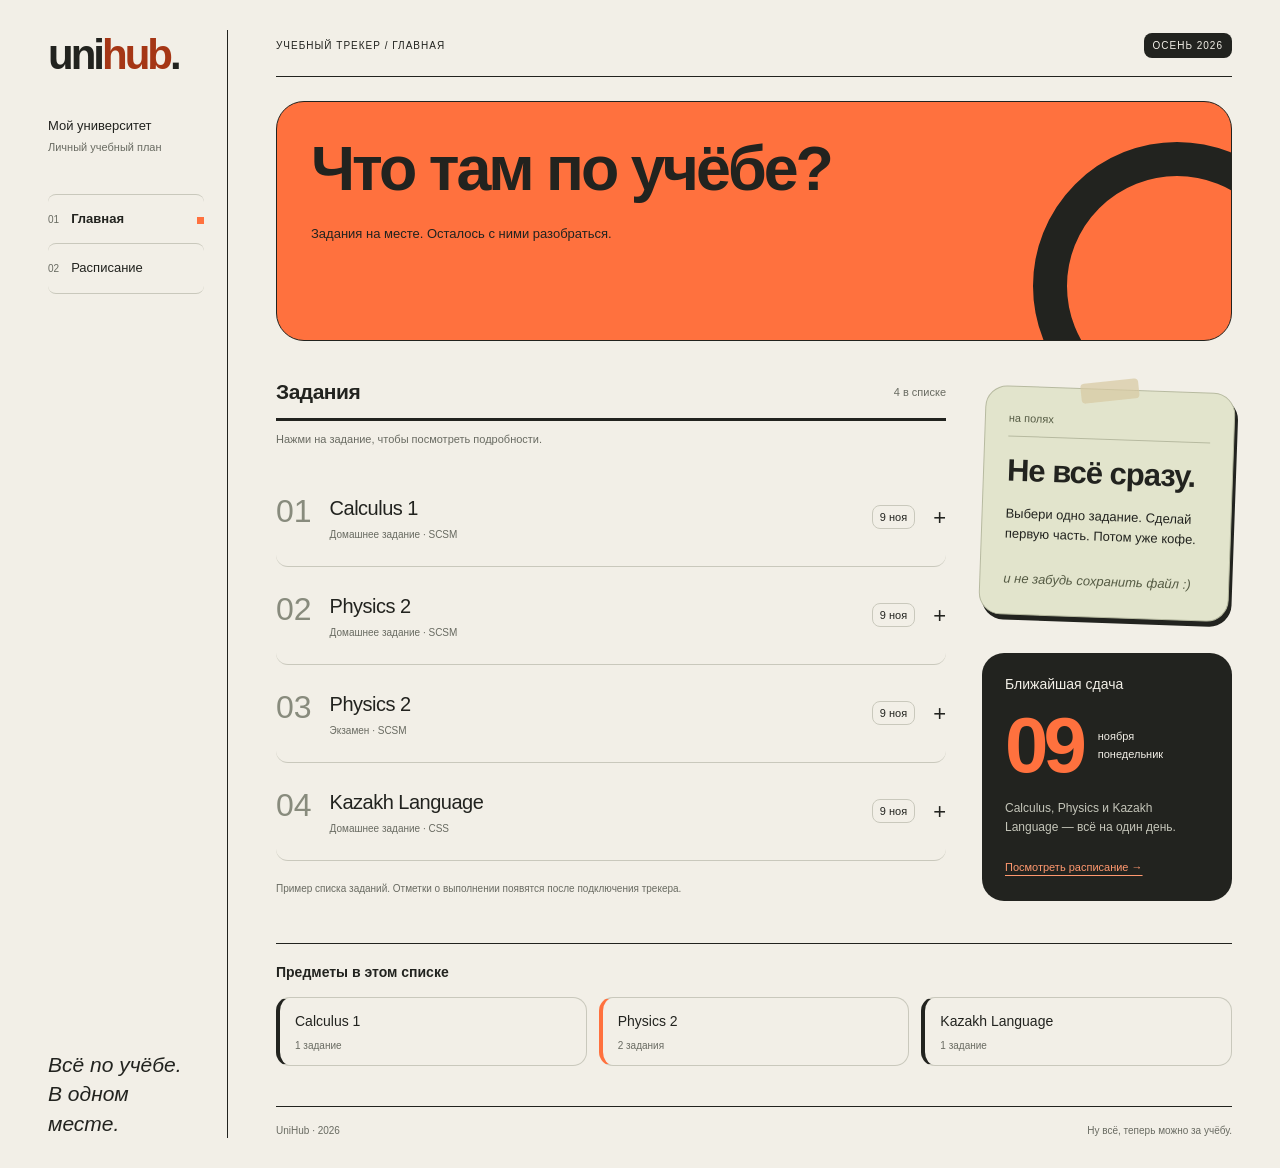
<file: frontend/index.html>
<!DOCTYPE html>
<html lang="ru">
<head>
  <meta charset="UTF-8">
  <meta name="viewport" content="width=device-width, initial-scale=1">
  <meta name="theme-color" content="#f8f7f3">
  <title>Главная — UniHub</title>
  <link rel="stylesheet" href="styles.css">
  <script src="app.js" defer></script>
</head>
<body data-page="feed">
  <div class="layout">
    <aside class="sidebar">
      <a class="logo" href="index.html">uni<span>hub</span>.</a>
      <p class="campus">Мой университет<br><small>Личный учебный план</small></p>
      <nav aria-label="Основное меню">
        <a href="index.html" aria-current="page">Главная</a>
        <a href="events.html" >Расписание</a>
      </nav>
      <p class="sidebar-note">Всё по учёбе.<br>В одном месте.</p>
    </aside>
    <main id="main">
      <header class="page-header">
        <p class="overline">Учебный трекер / Главная</p>
        <span class="term">Осень 2026</span>
      </header>
      <section class="intro">
        <h1>Что там по учёбе?</h1>
        <p>Задания на месте. Осталось с ними разобраться.</p>
      </section>
      <div class="content">
        <section class="assignments" aria-labelledby="task-title">
          <div class="section-heading">
            <h2 id="task-title">Задания</h2>
            <span class="count">4 в списке</span>
          </div>
          <p class="hint">Нажми на задание, чтобы посмотреть подробности.</p>
          <div class="task-list">
            <details class="task">
              <summary>
                <span class="task-number">01</span>
                <span class="task-name"><strong>Calculus 1</strong><small>Домашнее задание · SCSM</small></span>
                <time datetime="2026-11-09">9 ноя</time>
                <span class="expand" aria-hidden="true">+</span>
              </summary>
              <div class="task-body">
                <p>Complete Assignment 2</p>
                <p class="task-deadline">Сдать до 9 ноября 2026</p>
              </div>
            </details>
            <details class="task">
              <summary>
                <span class="task-number">02</span>
                <span class="task-name"><strong>Physics 2</strong><small>Домашнее задание · SCSM</small></span>
                <time datetime="2026-11-09">9 ноя</time>
                <span class="expand" aria-hidden="true">+</span>
              </summary>
              <div class="task-body">
                <p>Complete Assignment 3 in Notebook</p>
                <p class="task-deadline">Сдать до 9 ноября 2026</p>
              </div>
            </details>
            <details class="task">
              <summary>
                <span class="task-number">03</span>
                <span class="task-name"><strong>Physics 2</strong><small>Экзамен · SCSM</small></span>
                <time datetime="2026-11-09">9 ноя</time>
                <span class="expand" aria-hidden="true">+</span>
              </summary>
              <div class="task-body">
                <p>Complete Assignment 3 in Notebook</p>
                <p class="task-deadline">Сдать до 9 ноября 2026</p>
              </div>
            </details>
            <details class="task">
              <summary>
                <span class="task-number">04</span>
                <span class="task-name"><strong>Kazakh Language</strong><small>Домашнее задание · CSS</small></span>
                <time datetime="2026-11-09">9 ноя</time>
                <span class="expand" aria-hidden="true">+</span>
              </summary>
              <div class="task-body">
                <p>Write an essay on the topic of ‘My Country’</p>
                <p class="task-deadline">Сдать до 9 ноября 2026</p>
              </div>
            </details>
          </div>
          <p class="data-note">Пример списка заданий. Отметки о выполнении появятся после подключения трекера.</p>
        </section>
        <aside class="right-column">
          <section class="note">
            <p class="note-caption">на полях</p>
            <h2>Не всё сразу.</h2>
            <p>Выбери одно задание. Сделай первую часть. Потом уже кофе.</p>
            <span class="note-sign">и не забудь сохранить файл :)</span>
          </section>
          <section class="deadline" aria-labelledby="deadline-title">
            <h2 id="deadline-title">Ближайшая сдача</h2>
            <div class="date"><b>09</b><span>ноября<br>понедельник</span></div>
            <p>Calculus, Physics и Kazakh Language — всё на один день.</p>
            <a class="text-link" href="events.html">Посмотреть расписание →</a>
          </section>
        </aside>
      </div>
      <section class="subjects" aria-labelledby="subjects-title">
        <h2 id="subjects-title">Предметы в этом списке</h2>
        <ul><li>Calculus 1 <span>1 задание</span></li><li>Physics 2 <span>2 задания</span></li><li>Kazakh Language <span>1 задание</span></li></ul>
      </section>
      <footer><span>UniHub · 2026</span><span>Ну всё, теперь можно за учёбу.</span></footer>
    </main>
  </div>
</body>
</html>
</file>
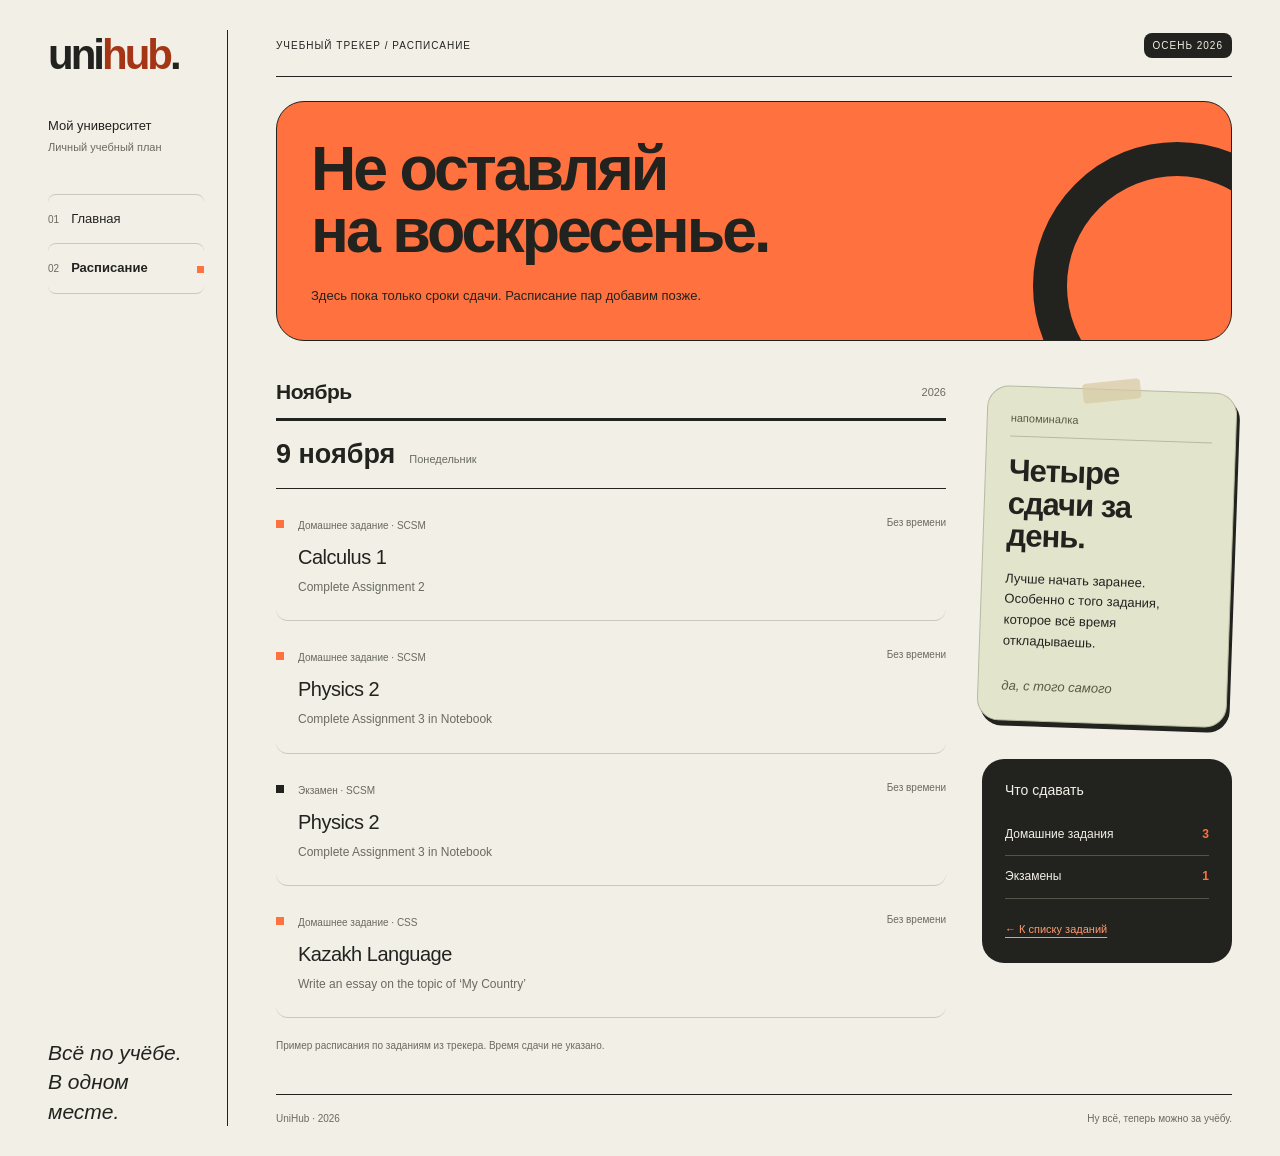
<file: frontend/events.html>
<!DOCTYPE html>
<html lang="ru">
<head>
  <meta charset="UTF-8">
  <meta name="viewport" content="width=device-width, initial-scale=1">
  <meta name="theme-color" content="#f8f7f3">
  <title>Расписание — UniHub</title>
  <link rel="stylesheet" href="styles.css">
  <script src="app.js" defer></script>
</head>
<body data-page="events">
  <div class="layout">
    <aside class="sidebar">
      <a class="logo" href="index.html">uni<span>hub</span>.</a>
      <p class="campus">Мой университет<br><small>Личный учебный план</small></p>
      <nav aria-label="Основное меню">
        <a href="index.html" >Главная</a>
        <a href="events.html" aria-current="page">Расписание</a>
      </nav>
      <p class="sidebar-note">Всё по учёбе.<br>В одном месте.</p>
    </aside>
    <main id="main">
      <header class="page-header">
        <p class="overline">Учебный трекер / Расписание</p>
        <span class="term">Осень 2026</span>
      </header>
      <section class="intro">
        <h1>Не оставляй на воскресенье.</h1>
        <p>Здесь пока только сроки сдачи. Расписание пар добавим позже.</p>
      </section>
      <div class="content">
        <section aria-labelledby="schedule-title">
          <div class="section-heading">
            <h2 id="schedule-title">Ноябрь</h2>
            <span class="count">2026</span>
          </div>
          <div class="day-heading"><time datetime="2026-11-09">9 ноября</time><span>Понедельник</span></div>
          <div class="schedule-list">
            <article class="schedule-item">
              <span class="schedule-mark " aria-hidden="true"></span>
              <div><span class="schedule-type">Домашнее задание · SCSM</span><h3>Calculus 1</h3><p>Complete Assignment 2</p></div>
              <span class="no-time">Без времени</span>
            </article>
            <article class="schedule-item">
              <span class="schedule-mark " aria-hidden="true"></span>
              <div><span class="schedule-type">Домашнее задание · SCSM</span><h3>Physics 2</h3><p>Complete Assignment 3 in Notebook</p></div>
              <span class="no-time">Без времени</span>
            </article>
            <article class="schedule-item">
              <span class="schedule-mark exam" aria-hidden="true"></span>
              <div><span class="schedule-type">Экзамен · SCSM</span><h3>Physics 2</h3><p>Complete Assignment 3 in Notebook</p></div>
              <span class="no-time">Без времени</span>
            </article>
            <article class="schedule-item">
              <span class="schedule-mark " aria-hidden="true"></span>
              <div><span class="schedule-type">Домашнее задание · CSS</span><h3>Kazakh Language</h3><p>Write an essay on the topic of ‘My Country’</p></div>
              <span class="no-time">Без времени</span>
            </article>
          </div>
          <p class="data-note">Пример расписания по заданиям из трекера. Время сдачи не указано.</p>
        </section>
        <aside class="right-column">
          <section class="note">
            <p class="note-caption">напоминалка</p>
            <h2>Четыре сдачи за день.</h2>
            <p>Лучше начать заранее. Особенно с того задания, которое всё время откладываешь.</p>
            <span class="note-sign">да, с того самого</span>
          </section>
          <section class="deadline">
            <h2>Что сдавать</h2>
            <ul class="plain-list"><li>Домашние задания <b>3</b></li><li>Экзамены <b>1</b></li></ul>
            <a class="text-link" href="index.html">← К списку заданий</a>
          </section>
        </aside>
      </div>
      <footer><span>UniHub · 2026</span><span>Ну всё, теперь можно за учёбу.</span></footer>
    </main>
  </div>
</body>
</html>
</file>
<file: frontend/styles.css>
:root {
  --font: -apple-system, BlinkMacSystemFont, "Segoe UI", sans-serif;
  --rounded: ui-rounded, "SF Pro Rounded", -apple-system, BlinkMacSystemFont, "Segoe UI", sans-serif;
  --paper: #f2efe7;
  --text: #22231f;
  --muted: #696b62;
  --line: #c9c8bc;
  --orange: #ff713e;
  --accent: #a53615;
}
* { box-sizing: border-box; }
body { margin: 0; background: var(--paper); color: var(--text); font: 15px/1.6 var(--font); }
h1, h2, h3, p { margin: 0; }
a { color: inherit; text-underline-offset: 4px; }
a:focus-visible, summary:focus-visible { outline: 3px solid var(--accent); outline-offset: 5px; }
.layout { display: grid; grid-template-columns: 180px minmax(0, 1fr); gap: 48px; max-width: 1440px; min-height: 100vh; padding: 30px 48px; margin: auto; }
.sidebar { display: flex; flex-direction: column; border-right: 1px solid var(--text); padding: 4px 24px 0 0; }
.logo { width: fit-content; font: 900 42px/1 var(--rounded); letter-spacing: -3px; text-decoration: none; }
.logo span { color: var(--accent); }
.campus { margin-top: 40px; font-size: 13px; }
.campus small { font-size: 11px; color: var(--muted); }
nav { display: grid; gap: 0; margin: 36px -1px 0 0; counter-reset: menu; }
nav a { counter-increment: menu; position: relative; padding: 14px 0; border-top: 1px solid var(--line); text-decoration: none; font-size: 13px; }
nav a::before { content: "0" counter(menu); font: 10px var(--font); color: var(--muted); margin-right: 12px; }
nav a:last-child { border-bottom: 1px solid var(--line); }
nav a[aria-current] { font-weight: bold; }
nav a[aria-current]::after { content: ""; position: absolute; right: 0; top: 22px; width: 7px; height: 7px; background: var(--orange); }
nav a:hover { color: var(--accent); }
.sidebar-note { margin-top: auto; padding-top: 80px; font: italic 21px/1.4 var(--rounded); }
main { min-width: 0; }
.page-header { display: flex; align-items: center; justify-content: space-between; gap: 15px; padding: 3px 0 18px; border-bottom: 1px solid var(--text); }
.overline, .term { font: 10px/1.5 var(--font); text-transform: uppercase; letter-spacing: 1px; }
.term { background: var(--text); color: var(--paper); padding: 5px 9px; white-space: nowrap; }
.intro { position: relative; overflow: hidden; isolation: isolate; margin: 24px 0 38px; background: var(--orange); padding: 35px 34px 29px; min-height: 240px; border: 1px solid var(--text); }
.intro::after { content: ""; position: absolute; z-index: -1; width: 220px; height: 220px; right: -90px; bottom: -90px; border: 34px solid var(--text); border-radius: 50%; }
h1 { max-width: 760px; padding-right: 20px; font: 800 clamp(38px, 4.9vw, 70px)/.99 var(--rounded); letter-spacing: -3px; text-wrap: balance; }
.intro p { max-width: 75%; margin-top: 25px; font-size: 13px; line-height: 1.5; }
.content { display: grid; grid-template-columns: minmax(0, 1fr) 250px; gap: 36px; }
h2 { font-size: 21px; line-height: 1.2; letter-spacing: -.5px; }
.section-heading { display: flex; align-items: center; justify-content: space-between; gap: 12px; padding-bottom: 14px; border-bottom: 3px solid var(--text); }
.count { font: 11px var(--font); color: var(--muted); }
.hint { margin: 10px 0 20px; font-size: 11px; color: var(--muted); }
.task { border-bottom: 1px solid var(--line); }
.task summary { display: flex; align-items: center; gap: 18px; padding: 23px 0; cursor: pointer; list-style: none; }
.task summary::-webkit-details-marker { display: none; }
.task summary:hover .task-name strong { color: var(--accent); }
.task-number { align-self: flex-start; font: 500 32px/1.2 var(--rounded); color: #888b7d; }
.task-name { flex: 1; min-width: 0; }
.task-name strong { display: block; font-size: 20px; font-weight: normal; letter-spacing: -.5px; }
.task-name small { display: block; color: var(--muted); font-size: 10px; margin-top: 3px; }
.task time { font: 11px var(--font); white-space: nowrap; border: 1px solid var(--line); padding: 5px 7px; }
.expand { font-size: 22px; }
.task[open] .expand { transform: rotate(45deg); }
.task[open] .task-number { color: var(--accent); }
.task-body { margin-left: 53px; padding: 0 0 22px; font-size: 13px; overflow-wrap: anywhere; }
.task-deadline { margin-top: 10px; font: 11px/1.5 var(--font); color: var(--muted); }
.data-note { font-size: 10px; color: var(--muted); margin-top: 20px; max-width: 420px; }
.right-column { padding-top: 10px; }
.note { position: relative; background: #e2e4cc; border: 1px solid #b7baa0; padding: 25px 23px; transform: rotate(2deg); box-shadow: 4px 5px 0 #22231f; }
.note::before { content: ""; position: absolute; top: -9px; left: 38%; width: 58px; height: 20px; background: #d8c9a2b3; transform: rotate(-8deg); }
.note-caption { font: 11px var(--font); color: #555b44; padding-bottom: 12px; border-bottom: 1px solid #b7baa0; margin-bottom: 18px; }
.note h2 { font: 650 31px/1.05 var(--rounded); letter-spacing: -1px; }
.note > p:not(.note-caption) { margin-top: 16px; font-size: 13px; }
.note-sign { display: block; margin-top: 24px; font: italic 13px/1.5 var(--rounded); color: #555b44; }
.deadline { margin-top: 35px; padding: 23px; background: var(--text); color: var(--paper); }
.deadline h2 { font-size: 14px; font-weight: normal; letter-spacing: 0; }
.date { display: flex; align-items: center; gap: 16px; margin: 18px 0; }
.date b { font: 900 78px/.9 var(--rounded); letter-spacing: -5px; color: var(--orange); }
.date span { font-size: 11px; }
.deadline p { color: #c4c5b9; font-size: 12px; }
.text-link { display: inline-block; margin-top: 22px; color: #ff986f; font-size: 11px; }
.subjects { margin-top: 42px; padding-top: 20px; border-top: 1px solid var(--text); }
.subjects h2 { font-size: 14px; letter-spacing: 0; }
.subjects ul { display: grid; grid-template-columns: repeat(3, 1fr); padding: 0; list-style: none; margin: 16px 0 0; gap: 12px; }
.subjects li { padding: 12px 15px; border: 1px solid var(--line); border-left: 4px solid var(--text); font-size: 14px; }
.subjects li:nth-child(2) { border-left-color: var(--orange); }
.subjects li span { display: block; font: 10px/1.5 var(--font); margin-top: 6px; color: var(--muted); }
footer { display: flex; align-items: center; justify-content: space-between; gap: 15px; margin-top: 40px; padding-top: 16px; border-top: 1px solid var(--text); font: 10px/1.5 var(--font); color: var(--muted); }
.day-heading { display: flex; align-items: baseline; gap: 14px; padding: 18px 0; border-bottom: 1px solid var(--text); }
.day-heading time { font: 600 27px var(--rounded); }
.day-heading span { color: var(--muted); font-size: 11px; }
.schedule-item { display: flex; gap: 14px; align-items: flex-start; padding: 23px 0; border-bottom: 1px solid var(--line); }
.schedule-mark { width: 8px; height: 8px; margin-top: 8px; background: var(--orange); flex-shrink: 0; }
.schedule-mark.exam { background: var(--text); }
.schedule-item > div { flex: 1; min-width: 0; }
.schedule-type { font: 10px/1.5 var(--font); color: var(--muted); }
.schedule-item h3 { font-size: 20px; font-weight: normal; letter-spacing: -.5px; margin: 5px 0; }
.schedule-item p { font-size: 12px; color: var(--muted); overflow-wrap: anywhere; }
.no-time { font: 10px/1.5 var(--font); color: var(--muted); white-space: nowrap; padding-top: 3px; }
.plain-list { list-style: none; padding: 0; margin: 15px 0 0; }
.plain-list li { display: flex; justify-content: space-between; gap: 10px; border-bottom: 1px solid #53554b; padding: 11px 0; font-size: 12px; }
.plain-list b { color: var(--orange); }


/* Rounded surfaces and short, calm interactions. */
body { -webkit-font-smoothing: antialiased; }
h1, h2, .logo, .date b { font-family: var(--rounded); }
.intro { border-radius: 28px; }
.note, .deadline { border-radius: 22px; }
.note { box-shadow: 3px 5px 0 #22231f; }
.note::before { border-radius: 4px; }
.term, .task time { border-radius: 8px; }
.subjects li { border-radius: 14px; }
.task, .schedule-item { border-radius: 12px; }
.task summary { border-radius: 12px; }
nav a { border-radius: 8px; }
.task-number, .date b, .count { font-variant-numeric: tabular-nums; }
.expand { display: inline-block; transition: transform 220ms ease; }
a { transition: color 180ms ease, background-color 180ms ease; }
.task, .schedule-item, .subjects li {
  transition: background-color 200ms ease, translate 220ms ease;
}
.note, .deadline { transition: translate 250ms ease, box-shadow 250ms ease; }
@media (hover: hover) and (pointer: fine) {
  .task:hover, .schedule-item:hover { background: #ffffff65; }
  .subjects li:hover { background: #fff8; translate: 0 -3px; }
  .note:hover, .deadline:hover { translate: 0 -4px; }
  nav a:hover { background: #e7e4da; }
}
@media (prefers-reduced-motion: no-preference) {
  .intro { animation: enter 550ms ease-out both; }
  .content { animation: enter 550ms 90ms ease-out both; }
  .subjects { animation: enter 550ms 180ms ease-out both; }
  .task[open] .task-body { animation: reveal 220ms ease-out; }
}
@keyframes enter {
  from { opacity: 0; translate: 0 14px; }
  to { opacity: 1; translate: 0 0; }
}
@keyframes reveal {
  from { opacity: 0; translate: 0 -5px; }
  to { opacity: 1; translate: 0 0; }
}
@media (prefers-reduced-motion: reduce) {
  *, *::before, *::after { animation: none !important; transition: none !important; }
  .subjects li:hover, .note:hover, .deadline:hover { translate: none; }
}

@media (max-width: 1100px) {
  .layout { grid-template-columns: 145px minmax(0, 1fr); gap: 28px; padding: 26px; }
  .sidebar { padding-right: 18px; }
  .content { grid-template-columns: minmax(0, 1fr) 215px; gap: 24px; }
  .task summary { gap: 10px; }
  .task-name strong { font-size: 17px; }
  .task-number { font-size: 26px; }
  .task-body { margin-left: 38px; }
  .task time { padding: 3px; font-size: 10px; }
  .note, .deadline { padding: 20px; }
  .no-time { display: none; }
}
@media (max-width: 850px) {
  .content { grid-template-columns: 1fr; }
  .right-column { display: grid; grid-template-columns: 1fr 1fr; gap: 22px; }
  .deadline { margin: 0; }
  .intro { min-height: 210px; padding: 28px; }
  .intro p { max-width: 85%; }
  .subjects ul { grid-template-columns: 1fr; gap: 8px; }
  .subjects li { display: flex; justify-content: space-between; align-items: center; gap: 10px; }
  .subjects li span { margin: 0; }
  .no-time { display: block; }
}
@media (max-width: 600px) {
  .layout { display: block; padding: 20px; }
  .sidebar { flex-direction: row; align-items: center; justify-content: space-between; padding: 0 0 18px; border: 0; gap: 12px; }
  .logo { font-size: 34px; }
  .campus, .sidebar-note { display: none; }
  nav { display: flex; gap: 15px; margin: 0; }
  nav a { border: 0; padding: 8px 0; font-size: 11px; }
  nav a:last-child { border: 0; }
  nav a::before { display: none; }
  nav a[aria-current]::after { top: auto; bottom: 0; left: 0; width: 100%; height: 2px; }
  .page-header { border-top: 1px solid var(--text); padding: 12px 0; gap: 8px; }
  .overline, .term { font-size: 8px; letter-spacing: 0; }
  .intro { min-height: 230px; padding: 24px; margin: 18px 0 30px; }
  h1 { font-size: clamp(36px, 10vw, 54px); letter-spacing: -1.8px; padding: 0; }
  .intro::after { width: 150px; height: 150px; border-width: 25px; right: -75px; bottom: -75px; }
  .intro p { max-width: 92%; font-size: 12px; margin-top: 20px; }
  .task summary { gap: 12px; padding: 20px 0; }
  .task-name strong { font-size: 18px; }
  .task-name small { font-size: 9px; }
  .task time { border: 0; padding: 0; }
  .task-number { font-size: 27px; }
  .right-column { grid-template-columns: 1fr; gap: 25px; padding: 12px 3px 0; }
  .note { transform: rotate(-1deg); }
  .note h2 { font-size: 34px; }
  .deadline { padding: 24px; }
  footer { flex-wrap: wrap; font-size: 9px; }
  .schedule-item { flex-wrap: wrap; }
  .no-time { width: 100%; margin-left: 22px; padding: 0; }
}
</file>
